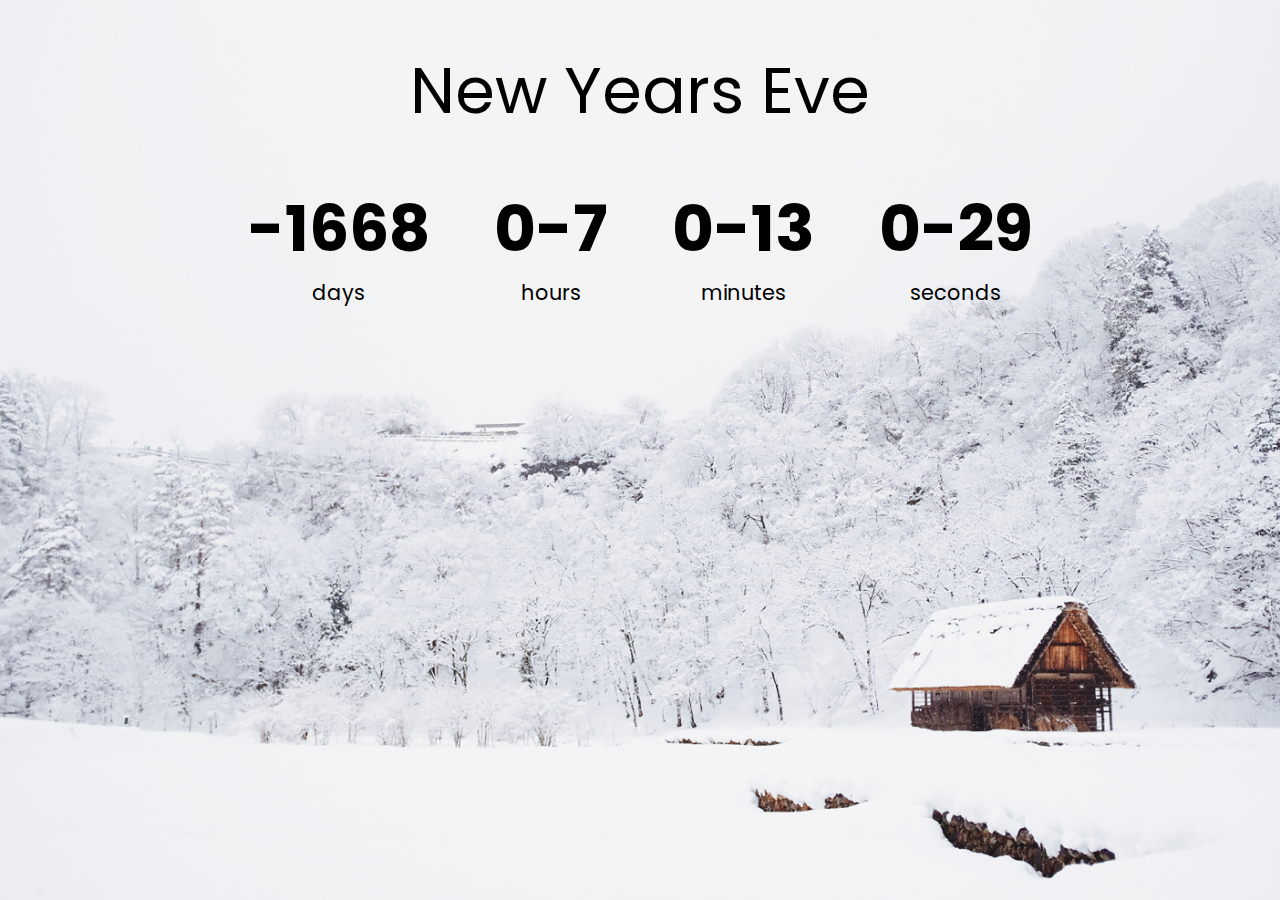
<file: countdown-timer/index.html>
<!DOCTYPE html>
<html lang="en">
<head>
    <meta charset="UTF-8">
    <meta http-equiv="X-UA-Compatible" content="IE=edge">
    <meta name="viewport" content="width=device-width, initial-scale=1.0">
    <title>Countdown Timer</title>
    <link rel="stylesheet" href="style.css">
    <script src = "script.js" defer></script>
</head>
<body>
    <h1>New Years Eve</h1>

    <div class="countdown-container">
        <div class="countdown-el days-c">
            <p class="big-text" id="days">0</p>
            <span>days</span>
        </div>
        <div class="countdown-el hours-c">
            <p class="big-text" id="hours">0</p>
            <span>hours</span>
        </div>
        <div class="countdown-el minutes-c">
            <p class="big-text" id="minutes">0</p>
            <span>minutes</span>
        </div>
        <div class="countdown-el seconds-c">
            <p class="big-text" id="seconds">0</p>
            <span>seconds</span>
        </div>
    </div>
</body>
</html>
</file>
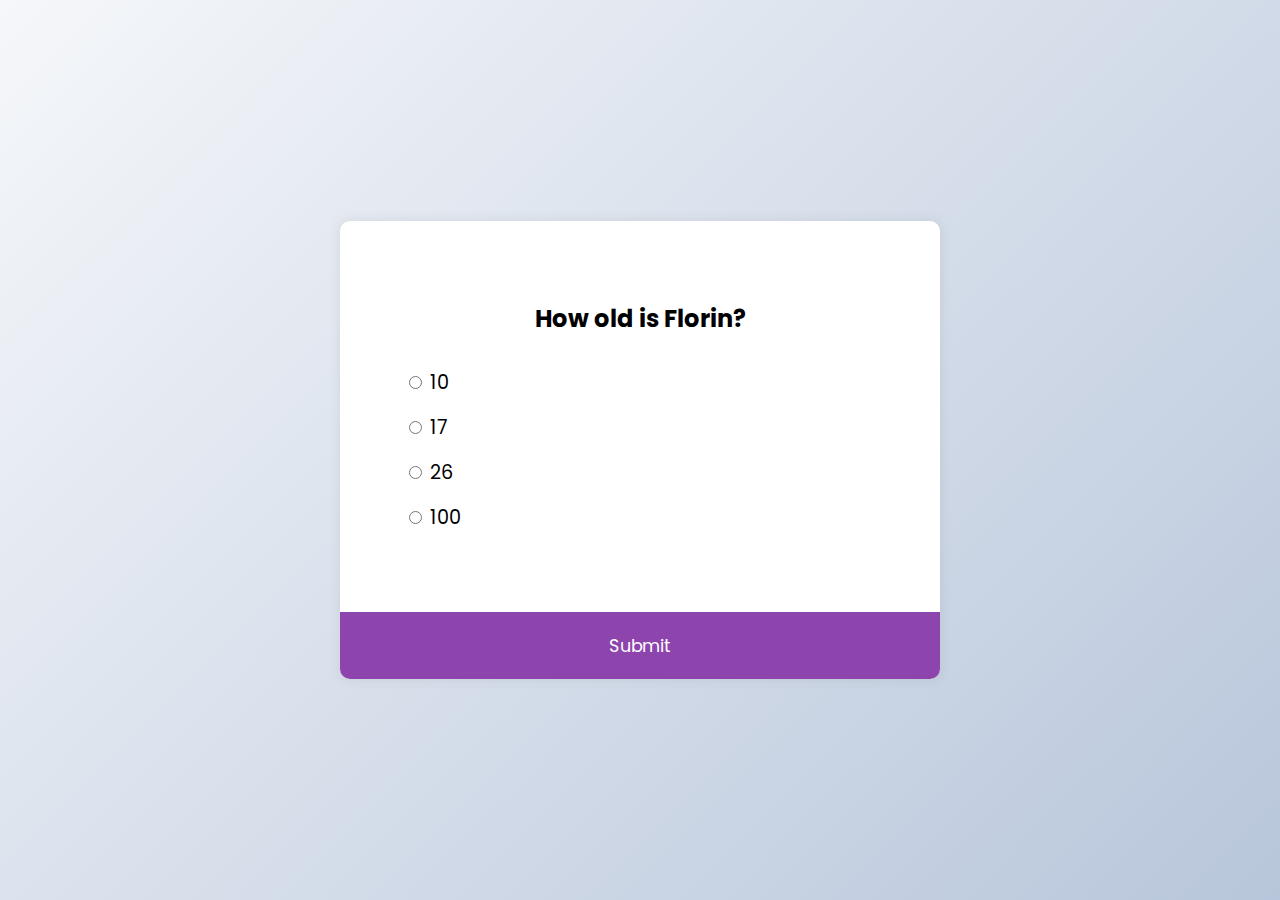
<file: quiz-app/index.html>
<!DOCTYPE html>
<html lang="en">
<head>
    <meta charset="UTF-8">
    <meta http-equiv="X-UA-Compatible" content="IE=edge">
    <meta name="viewport" content="width=device-width, initial-scale=1.0">
    <title>Title</title>
    <link rel="stylesheet" href="style.css">
    <script src = "script.js" defer></script>
</head>
<body>
    <div class="quiz-container" id="quiz">
        <div class="quiz-header">
            <h2 id="question">Question text</h2>
            <ul>
                <li>
                    <input type="radio" id="a" name="answer" class="answer"/>
                    <label id = "a_text" for="a">Question</label>
                </li>
                <li>
                    <input type="radio" id="b" name="answer" class="answer"/>
                    <label id = "b_text" for="b">Question</label>
                </li>
                <li>
                    <input type="radio" id="c" name="answer" class="answer"/>
                    <label id = "c_text" for="c">Question</label>
                </li>
                <li>
                    <input type="radio" id="d" name="answer" class="answer"/>
                    <label id = "d_text" for="d">Question</label>
                </li>
            </ul>
        </div>
        <button id="submit">Submit</button>
    </div>
</body>
</html>
</file>
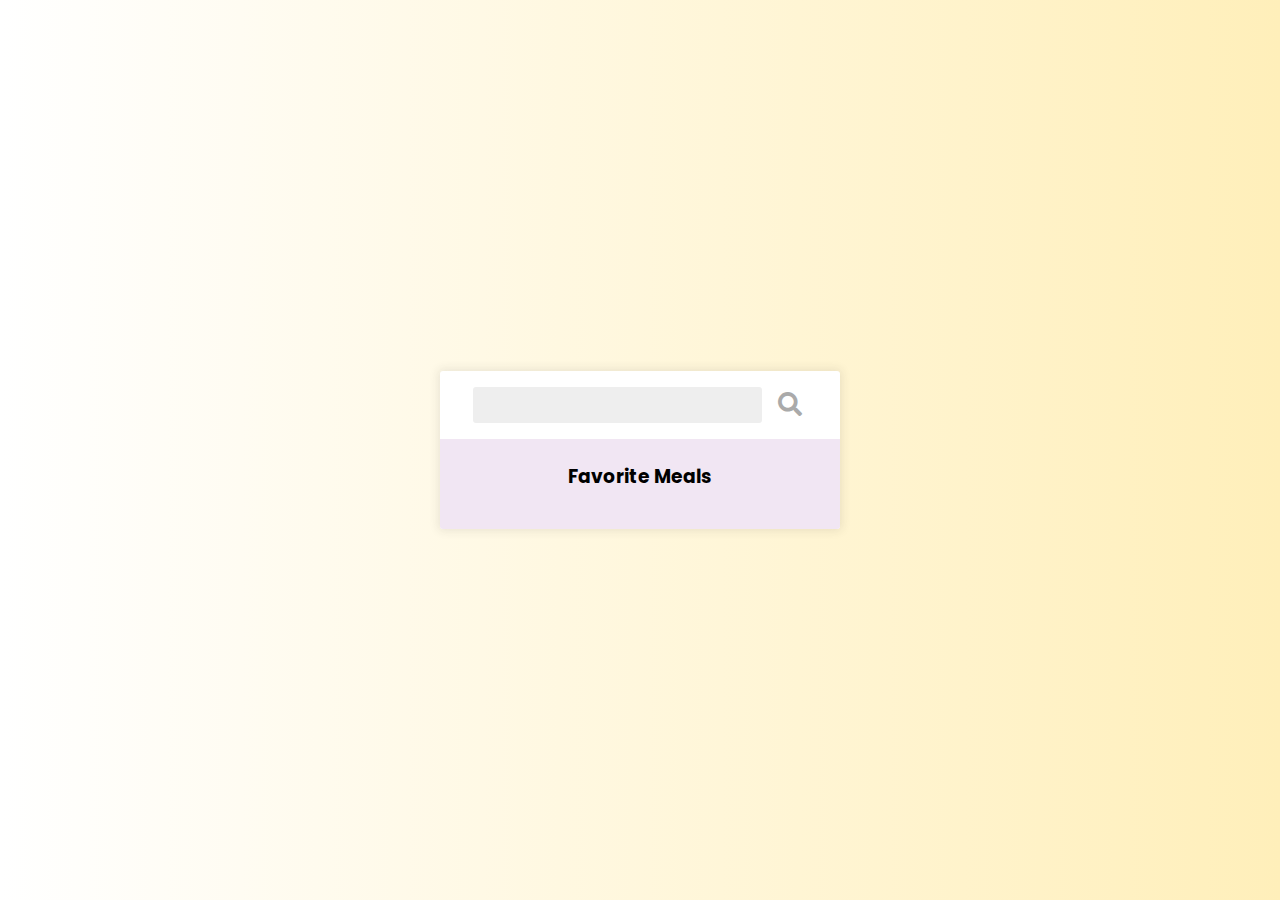
<file: recipe-app/index.html>
<!DOCTYPE html>
<html lang="en">
<head>
    <meta charset="UTF-8">
    <meta http-equiv="X-UA-Compatible" content="IE=edge">
    <meta name="viewport" content="width=device-width, initial-scale=1.0">
    <title>Recipe App</title>
    <link rel="stylesheet" href="style.css">
    <link rel="stylesheet" href="https://cdnjs.cloudflare.com/ajax/libs/font-awesome/5.15.3/css/all.min.css">
    <script src = "script.js" defer></script>
</head>
<body>
    <div class="mobile-container">
        <header>
            <input type="text" id="search-term">
            <button id="search"><i class="fas fa-search"></i></button>
        </header>
        <div class="fav-container">
            <h3>Favorite Meals</h3>
            <ul class="fav-meals" id="fav-meals">
                
            </ul>
        </div>
        <div class="meals" id="meals"></div>
        <div class="popup-container hidden" id="meal-popup">
            <div class="popup" id="popup">
                <button class="close-popup" id="close-popup">
                    <i class="fas fa-times"></i>
                </button>
            
                <div class="meal-info" id="meal-info">
            
                </div>

            </div>
        </div>
    </div>
</body>
</html>
</file>
<file: countdown-timer/style.css>
@import url('https://fonts.googleapis.com/css2?family=Poppins:ital,wght@0,200;0,400;1,600&display=swap');

*{
    box-sizing: border-box;
}

body {
    background-image: url("./snow.jpg");
    background-size: cover;
    background-position: center center;
    display: flex;
    flex-direction: column;
    align-items: center;
    min-height: 100vh;
    font-family: 'Poppins', sans-serif;
    margin: 0;
}

h1 {
    font-size: 4rem;
    font-weight: normal;
}

.countdown-container {
    display: flex;
    flex-wrap: wrap;
    justify-content: center;
}

.big-text {
    font-weight: bold;
    font-size: 4rem;
    line-height: 1;
    margin: 1rem 2rem;
}

.countdown-el {
    text-align: center;
}

.countdown-el span {
    font-size: 1.3rem;
}
</file>
<file: quiz-app/style.css>
@import url('https://fonts.googleapis.com/css2?family=Poppins:ital,wght@0,200;0,400;1,600&display=swap');

*{
    box-sizing: border-box;
}

body {
    background-color: #b8c6db;
    background-image: linear-gradient(315deg, #b8c6db 0%, #f5f7fa 100%);
    display: flex;
    align-items: center;
    justify-content: center;
    font-family: 'Poppins', sans-serif;
    margin: 0;
    min-height: 100vh;
}

.quiz-container {
    background-color: white;
    border-radius: 10px;
    box-shadow: 0 0 10px 2px rgba(100, 100, 100, 0.1);
    overflow: hidden;
    width: 600px;
    max-width: 100%;
}

.quiz-header {
    padding: 4rem;
}

h2 {
    padding: 1rem;
    text-align: center;
    margin: 0;
}

ul {
    list-style-type: none;
    padding: 0;
}

ul li {
    font-size: 1.2rem;
    margin: 1rem 0;
}

ul li label {
    cursor: pointer;
}

ul li input {
    cursor: pointer;
}

button {
    background-color: #8e44ad;
    border: none;
    color: white;
    cursor: pointer;
    display: block;
    width: 100%;
    font-family: inherit;
    font-size: 1.1rem;
    padding: 1.3rem;
}

button:hover {
    background-color: #78249c;
}

button:focus {
    background-color: #642b7c;
    outline: none;
}
</file>
<file: recipe-app/style.css>
@import url('https://fonts.googleapis.com/css2?family=Poppins:ital,wght@0,200;0,400;1,600&display=swap');

*{
    box-sizing: border-box;
}

body {
    background: #FFEFBA;
    background: -webkit-linear-gradient(to right, #FFFFFF, #FFEFBA);
    background: linear-gradient(to right, #FFFFFF, #FFEFBA);
    display: flex;
    align-items: center;
    justify-content: center;
    font-family: 'Poppins', sans-serif;
    margin: 0;
    min-height: 100vh;
}

.mobile-container {
    background-color: #FFFFFF;
    box-shadow: 0 0 10px 2px #3333331A;
    border-radius: 3px;
    overflow: hidden;
    width: 400px;
}

img {
    max-width: 100%;
}

header {
    display: flex;
    align-items: center;
    justify-content: center;
    padding: 1rem;
}

header input {
    background-color: #eee;
    border: none;
    border-radius: 3px;
    padding: 0.5rem 1rem;
    font-family: inherit;
}

header button {
    background-color: transparent;
    color: #aaa;
    border: none;
    font-size: 1.5rem;
    margin-left: 10px;
}

.fav-container {
    background-color: rgb(241, 230, 243);
    padding: 0.25rem 1rem;
    text-align: center;
}

.fav-meals {
    display: flex;
    flex-wrap: wrap;
    justify-content: center;
    list-style-type: none;
    padding: 0;
}

.fav-meals li {
    cursor: pointer;
    position: relative;
    margin: 5px;
    width: 75px;
}

.fav-meals li .clear {
    background-color: transparent;
    position: absolute;
    border: none;
    cursor: pointer;
    opacity: 0;
    top: -0.5rem;
    right: -0.5rem;
    font-size: 1.2rem;
}

.fav-meals li:hover .clear {
    opacity: 1;
}

.fav-meals li img {
    border: 2px solid #ffffff;
    border-radius: 50%;
    box-shadow: 0 0 10px 2px #3333331A;
    object-fit: cover;
    height: 70px;
    width: 70px;
}

.fav-meals li span {
    font-size: 0.9rem;
    display: inline-block;
    white-space: nowrap;
    overflow: hidden;
    text-overflow: ellipsis;
    width: 75px;
}

.meal {
    border-radius: 3px;
    margin: 1.5rem;
    box-shadow: 0 0 10px 2px #3333331A;
    overflow: hidden;
    cursor: pointer;
}

.meal-header {
    position: relative;
}

.meal-header .random{
    position: absolute;
    top: 10px;
    background-color: #ffffff;
    padding: 0.25rem 1rem;
    border-top-right-radius: 3px;
    border-bottom-right-radius: 3px;
}


.meal-header img{
    object-fit: cover;
    height: 250px;
    width: 100%;
}

.meal-body {
    display: flex;
    align-items: center;
    justify-content: space-between;
    padding: 1rem;
}

.meal-body h4 {
    margin: 0;
}

.meal-body .fav-btn {
    border: none;
    background-color: transparent;
    font-size: 1.2rem;
    color: rgb(141, 128, 128);
    cursor: pointer;
}

.meal-body .fav-btn.active {
    color: rgb(238, 117, 117);
}

.popup-container {
    background-color: rgba(0, 0, 0, 0.5);
    display: flex;
    align-items: center;
    justify-content: center;
    position: fixed;
    left: 0;
    right: 0;
    top: 0;
    bottom: 0;
}

.popup-container.hidden {
    opacity: 0;
    pointer-events: none;
}

.popup {
    background-color: #fff;
    border-radius: 5px;
    padding: 0 2rem;
    position: relative;
    overflow: auto;
    max-width: 600px;
    max-height: 90vh;
    width: 100%;
}

.meal-info h1 {
    text-align: center;
}

.popup .close-popup {
    position: absolute;
    background-color: transparent;
    border: none;
    cursor: pointer;
    font-size: 1.5rem;
    top: 1rem;
    right: 1rem;
}
</file>
